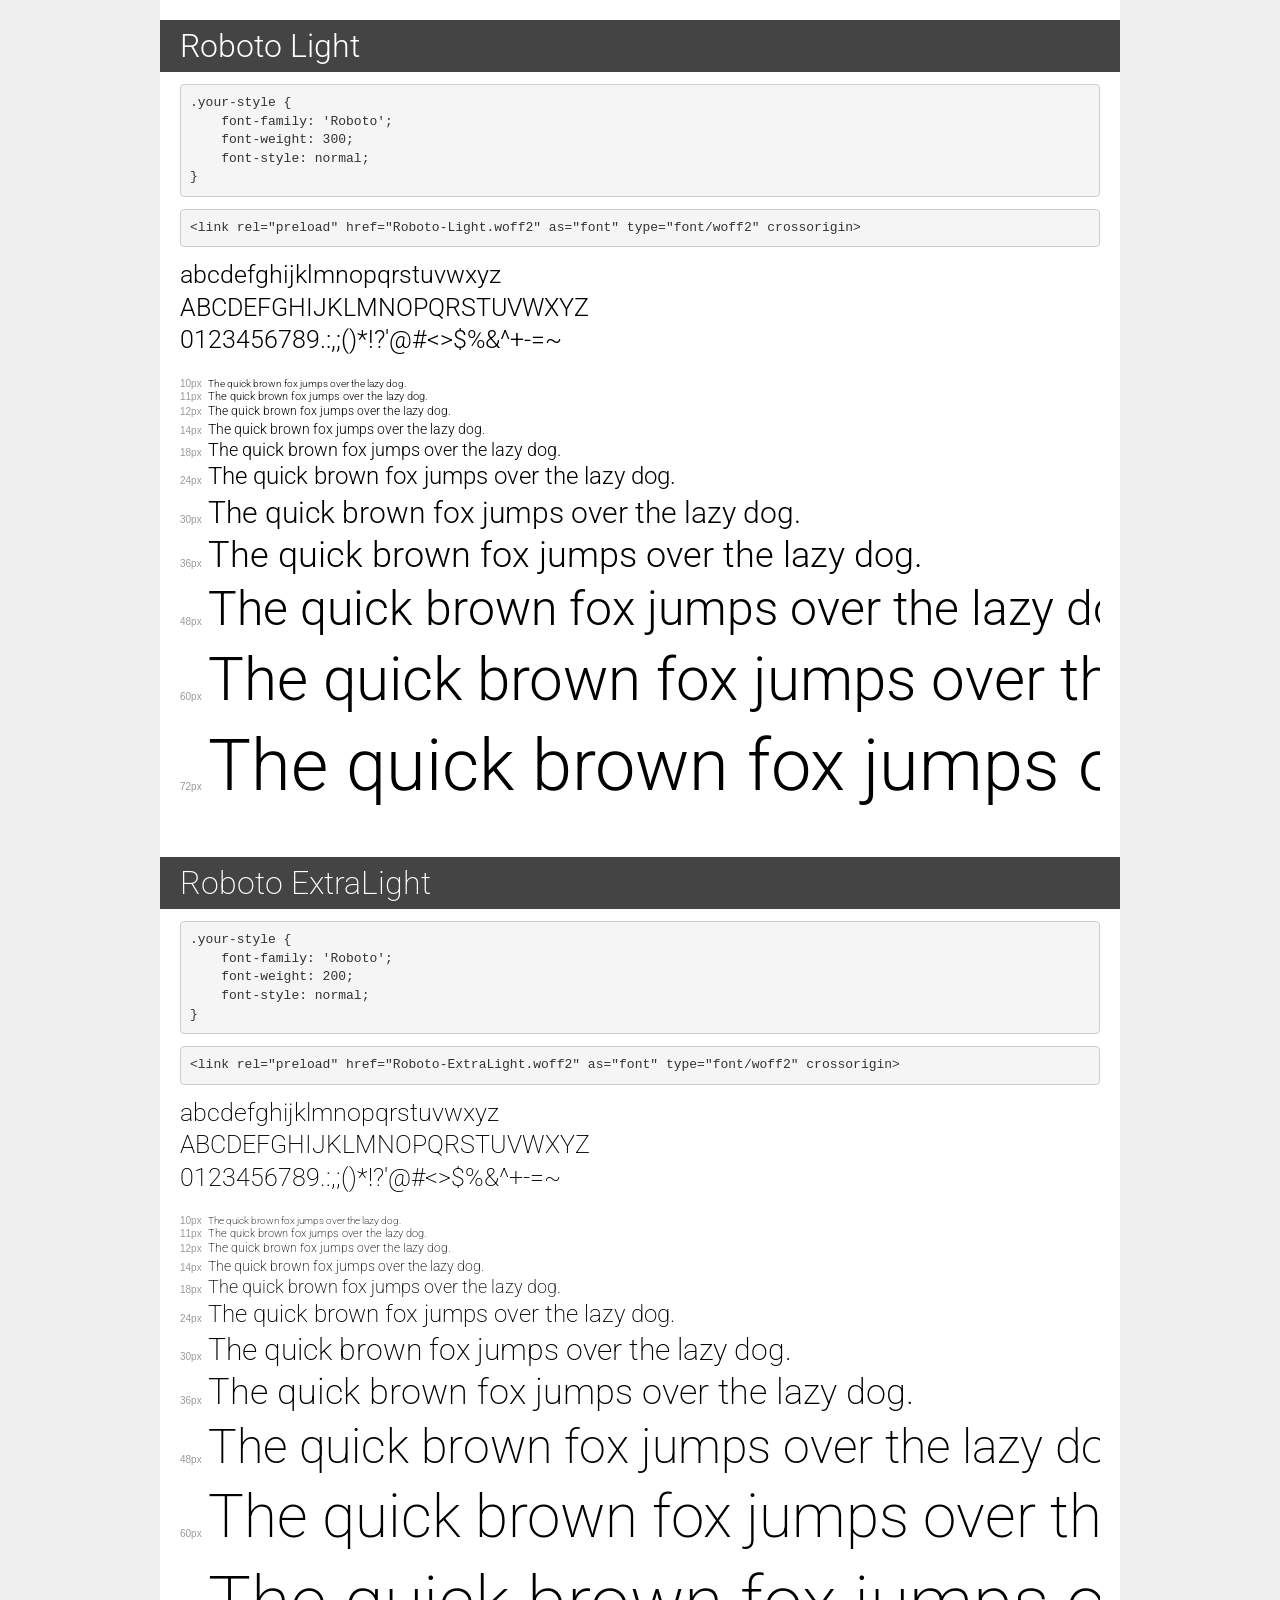
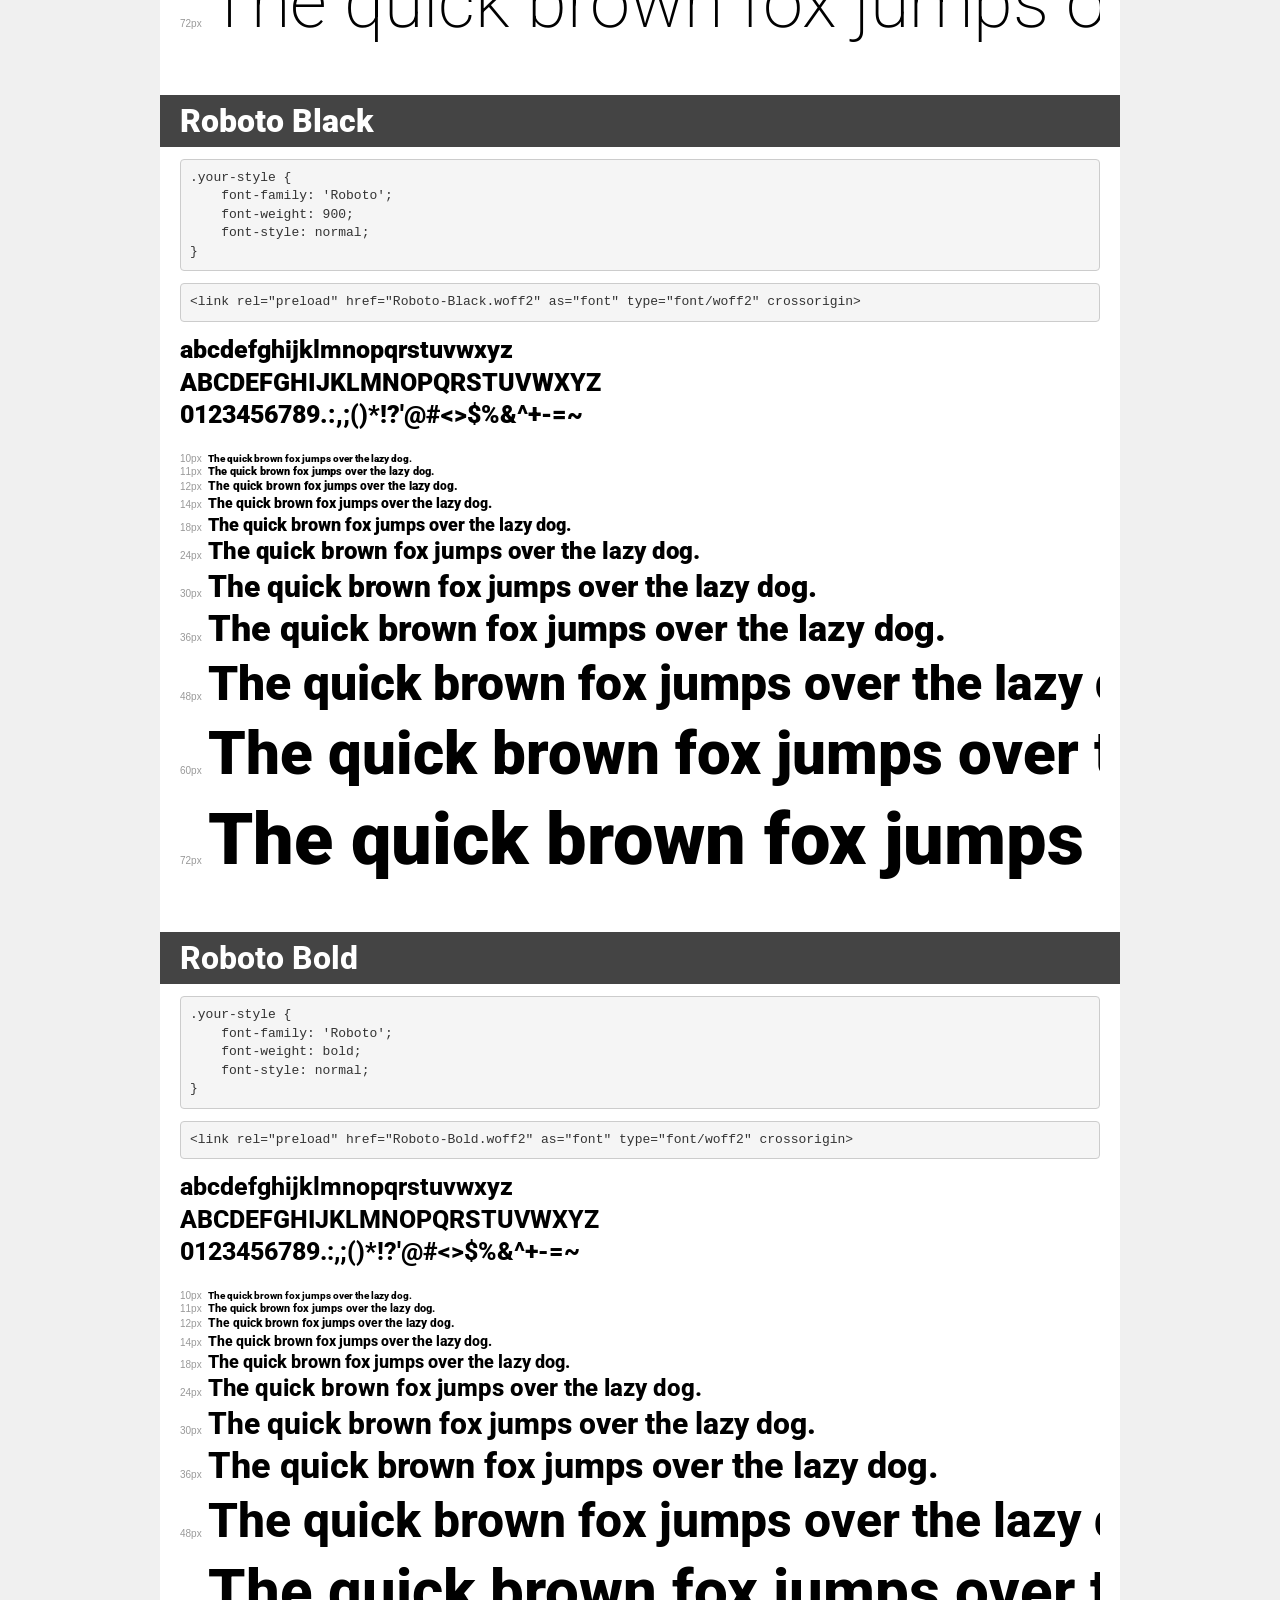
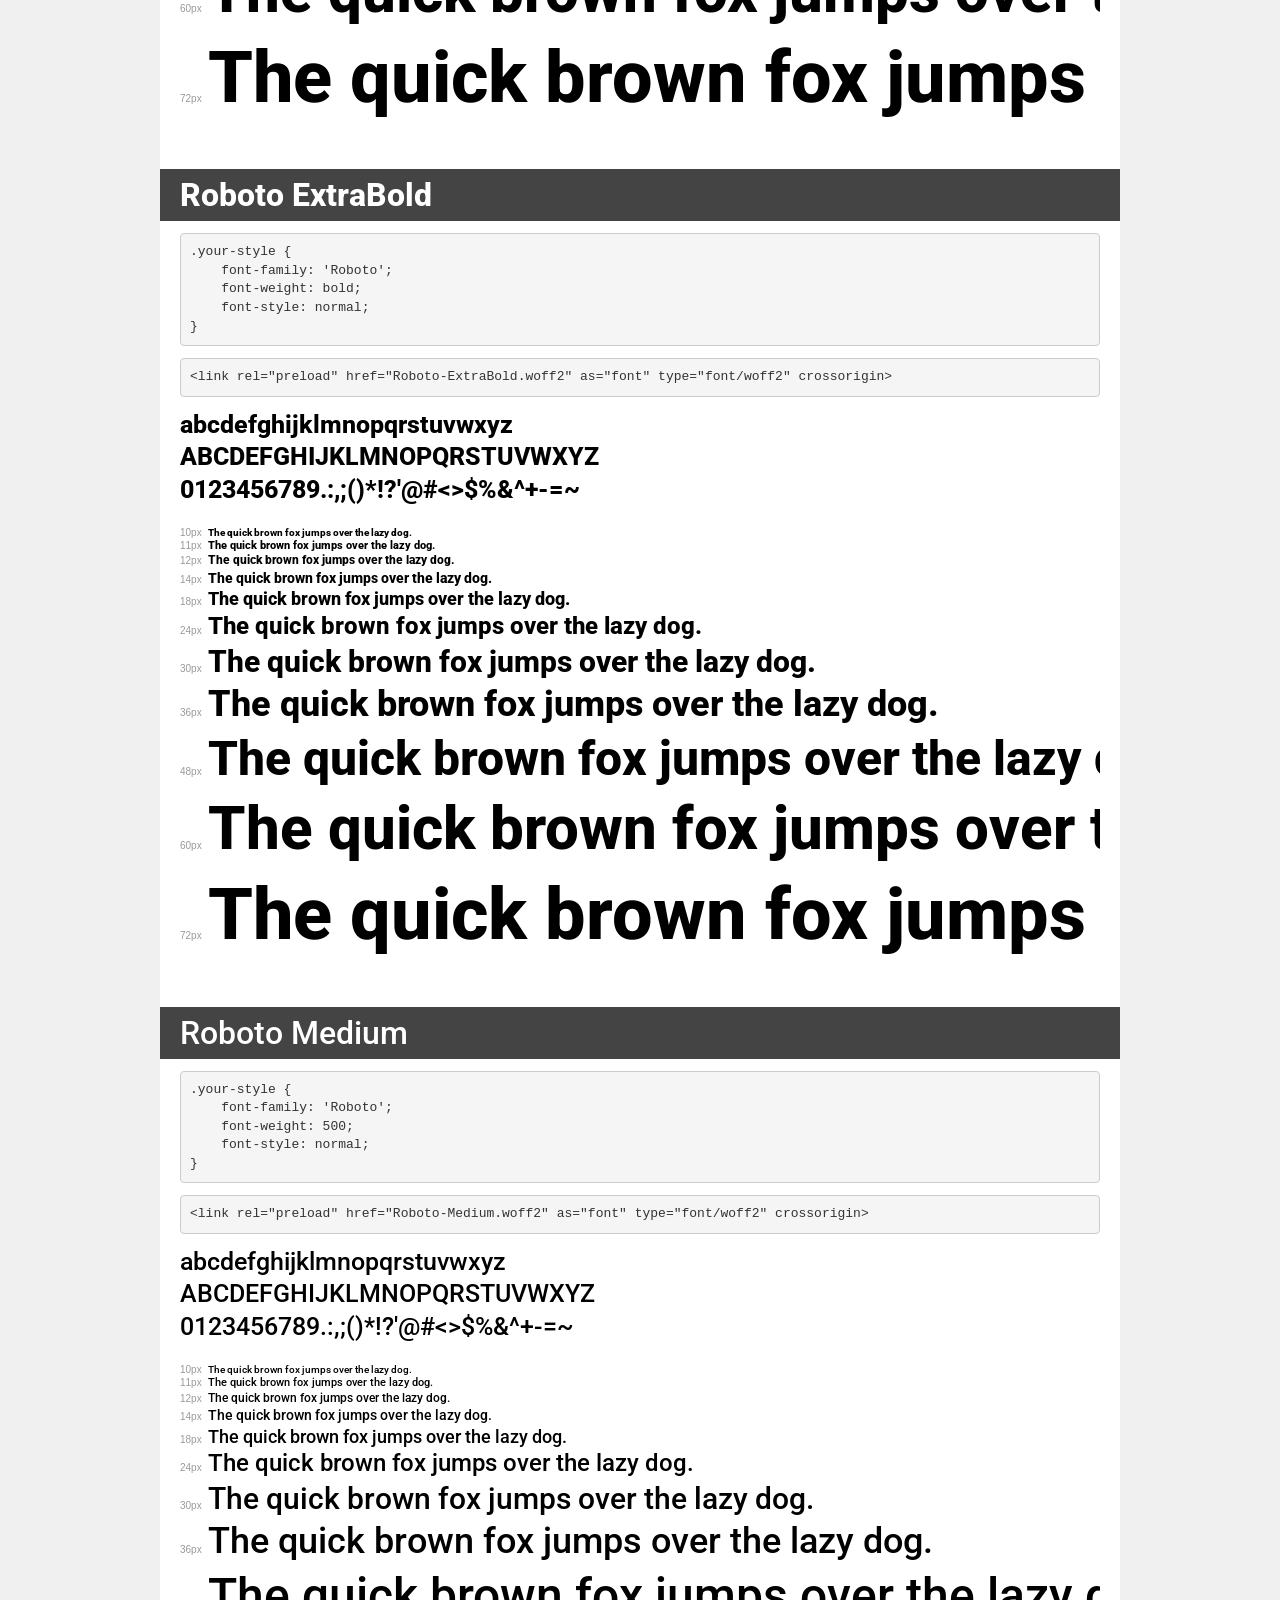
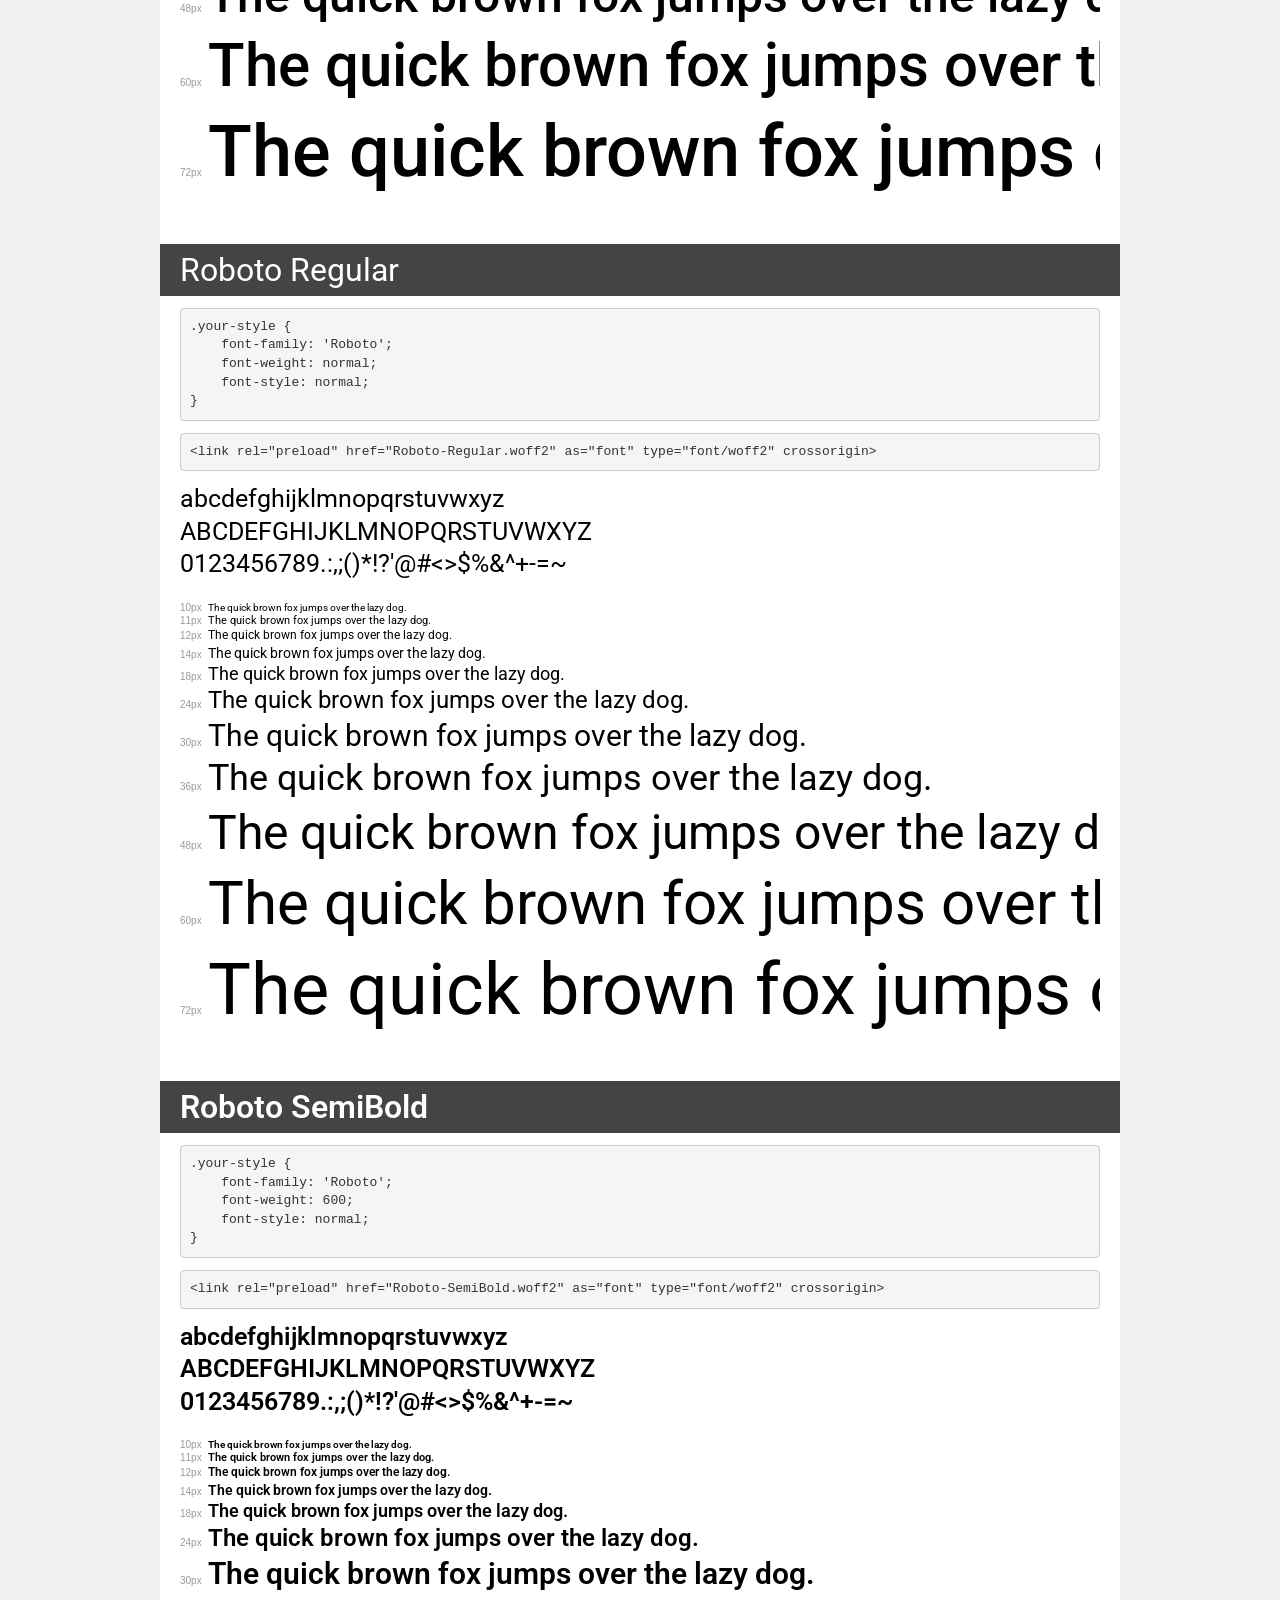
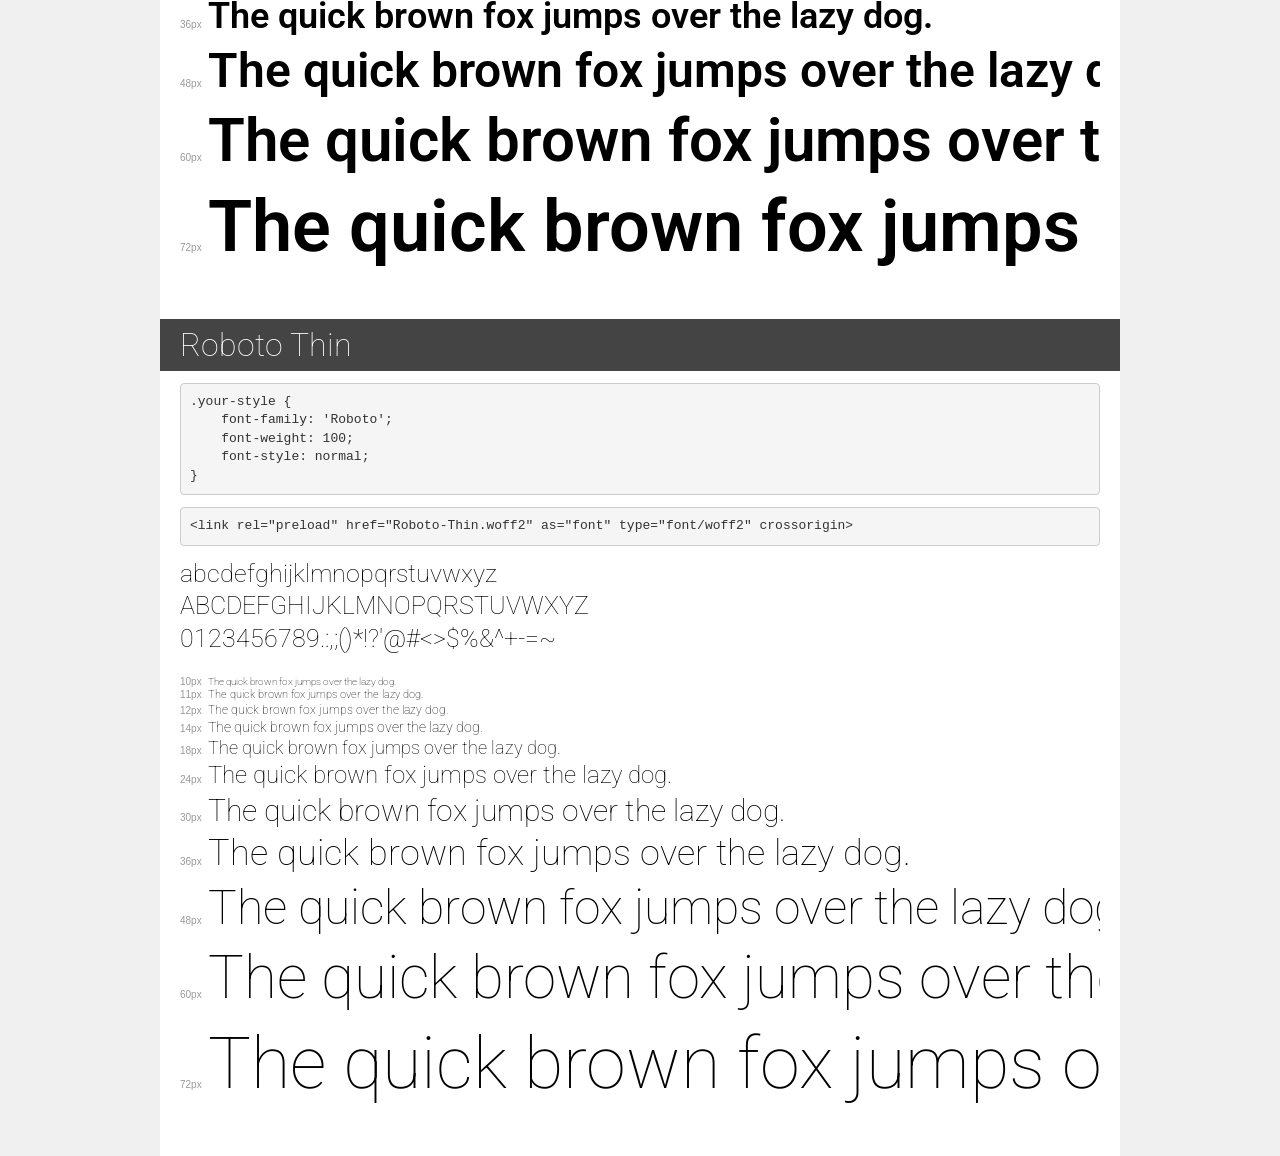
<file: assets/fonts/demo.html>
<!DOCTYPE html>
<html lang="en">
<head>
    <meta charset="utf-8">
    <meta http-equiv="X-UA-Compatible" content="IE=edge">
    <meta name="viewport" content="width=device-width, initial-scale=1">
    <meta name="robots" content="noindex, noarchive">
    <meta name="format-detection" content="telephone=no">
    <title>Transfonter demo</title>
    <link href="stylesheet.css" rel="stylesheet">
    <style>
        /*
        http://meyerweb.com/eric/tools/css/reset/
        v2.0 | 20110126
        License: none (public domain)
        */
        html, body, div, span, applet, object, iframe,
        h1, h2, h3, h4, h5, h6, p, blockquote, pre,
        a, abbr, acronym, address, big, cite, code,
        del, dfn, em, img, ins, kbd, q, s, samp,
        small, strike, strong, sub, sup, tt, var,
        b, u, i, center,
        dl, dt, dd, ol, ul, li,
        fieldset, form, label, legend,
        table, caption, tbody, tfoot, thead, tr, th, td,
        article, aside, canvas, details, embed,
        figure, figcaption, footer, header, hgroup,
        menu, nav, output, ruby, section, summary,
        time, mark, audio, video {
            margin: 0;
            padding: 0;
            border: 0;
            font-size: 100%;
            font: inherit;
            vertical-align: baseline;
        }
        /* HTML5 display-role reset for older browsers */
        article, aside, details, figcaption, figure,
        footer, header, hgroup, menu, nav, section {
            display: block;
        }
        body {
            line-height: 1;
        }
        ol, ul {
            list-style: none;
        }
        blockquote, q {
            quotes: none;
        }
        blockquote:before, blockquote:after,
        q:before, q:after {
            content: '';
            content: none;
        }
        table {
            border-collapse: collapse;
            border-spacing: 0;
        }
        /* demo styles */
        body {
            background: #f0f0f0;
            color: #000;
        }
        .page {
            background: #fff;
            width: 920px;
            margin: 0 auto;
            padding: 20px 20px 0 20px;
            overflow: hidden;
        }
        .font-container {
            overflow-x: auto;
            overflow-y: hidden;
            margin-bottom: 40px;
            line-height: 1.3;
            white-space: nowrap;
            padding-bottom: 5px;
        }
        h1 {
            position: relative;
            background: #444;
            font-size: 32px;
            color: #fff;
            padding: 10px 20px;
            margin: 0 -20px 12px -20px;
        }
        .letters {
            font-size: 25px;
            margin-bottom: 20px;
        }
        .s10:before {
            content: '10px';
        }
        .s11:before {
            content: '11px';
        }
        .s12:before {
            content: '12px';
        }
        .s14:before {
            content: '14px';
        }
        .s18:before {
            content: '18px';
        }
        .s24:before {
            content: '24px';
        }
        .s30:before {
            content: '30px';
        }
        .s36:before {
            content: '36px';
        }
        .s48:before {
            content: '48px';
        }
        .s60:before {
            content: '60px';
        }
        .s72:before {
            content: '72px';
        }
        .s10:before, .s11:before, .s12:before, .s14:before,
        .s18:before, .s24:before, .s30:before, .s36:before,
        .s48:before, .s60:before, .s72:before {
            font-family: Arial, sans-serif;
            font-size: 10px;
            font-weight: normal;
            font-style: normal;
            color: #999;
            padding-right: 6px;
        }
        pre {
            display: block;
            padding: 9px;
            margin: 0 0 12px;
            font-family: Monaco, Menlo, Consolas, "Courier New", monospace;
            font-size: 13px;
            line-height: 1.428571429;
            color: #333;
            font-weight: normal;
            font-style: normal;
            background-color: #f5f5f5;
            border: 1px solid #ccc;
            overflow-x: auto;
            border-radius: 4px;
        }
        /* responsive */
        @media (max-width: 959px) {
            .page {
                width: auto;
                margin: 0;
            }
        }
    </style>
</head>
<body>
<div class="page">
    <div class="demo">
        <h1 style="font-family: 'Roboto'; font-weight: 300; font-style: normal;">Roboto Light</h1>
        <pre title="Usage">.your-style {
    font-family: 'Roboto';
    font-weight: 300;
    font-style: normal;
}</pre>
        <pre title="Preload (optional)">
&lt;link rel=&quot;preload&quot; href=&quot;Roboto-Light.woff2&quot; as=&quot;font&quot; type=&quot;font/woff2&quot; crossorigin&gt;</pre>
        <div class="font-container" style="font-family: 'Roboto'; font-weight: 300; font-style: normal;">
            <p class="letters">
                abcdefghijklmnopqrstuvwxyz<br>
ABCDEFGHIJKLMNOPQRSTUVWXYZ<br>
                0123456789.:,;()*!?'@#&lt;&gt;$%&^+-=~
            </p>
            <p class="s10" style="font-size: 10px;">The quick brown fox jumps over the lazy dog.</p>
            <p class="s11" style="font-size: 11px;">The quick brown fox jumps over the lazy dog.</p>
            <p class="s12" style="font-size: 12px;">The quick brown fox jumps over the lazy dog.</p>
            <p class="s14" style="font-size: 14px;">The quick brown fox jumps over the lazy dog.</p>
            <p class="s18" style="font-size: 18px;">The quick brown fox jumps over the lazy dog.</p>
            <p class="s24" style="font-size: 24px;">The quick brown fox jumps over the lazy dog.</p>
            <p class="s30" style="font-size: 30px;">The quick brown fox jumps over the lazy dog.</p>
            <p class="s36" style="font-size: 36px;">The quick brown fox jumps over the lazy dog.</p>
            <p class="s48" style="font-size: 48px;">The quick brown fox jumps over the lazy dog.</p>
            <p class="s60" style="font-size: 60px;">The quick brown fox jumps over the lazy dog.</p>
            <p class="s72" style="font-size: 72px;">The quick brown fox jumps over the lazy dog.</p>
        </div>
    </div>

    <div class="demo">
        <h1 style="font-family: 'Roboto'; font-weight: 200; font-style: normal;">Roboto ExtraLight</h1>
        <pre title="Usage">.your-style {
    font-family: 'Roboto';
    font-weight: 200;
    font-style: normal;
}</pre>
        <pre title="Preload (optional)">
&lt;link rel=&quot;preload&quot; href=&quot;Roboto-ExtraLight.woff2&quot; as=&quot;font&quot; type=&quot;font/woff2&quot; crossorigin&gt;</pre>
        <div class="font-container" style="font-family: 'Roboto'; font-weight: 200; font-style: normal;">
            <p class="letters">
                abcdefghijklmnopqrstuvwxyz<br>
ABCDEFGHIJKLMNOPQRSTUVWXYZ<br>
                0123456789.:,;()*!?'@#&lt;&gt;$%&^+-=~
            </p>
            <p class="s10" style="font-size: 10px;">The quick brown fox jumps over the lazy dog.</p>
            <p class="s11" style="font-size: 11px;">The quick brown fox jumps over the lazy dog.</p>
            <p class="s12" style="font-size: 12px;">The quick brown fox jumps over the lazy dog.</p>
            <p class="s14" style="font-size: 14px;">The quick brown fox jumps over the lazy dog.</p>
            <p class="s18" style="font-size: 18px;">The quick brown fox jumps over the lazy dog.</p>
            <p class="s24" style="font-size: 24px;">The quick brown fox jumps over the lazy dog.</p>
            <p class="s30" style="font-size: 30px;">The quick brown fox jumps over the lazy dog.</p>
            <p class="s36" style="font-size: 36px;">The quick brown fox jumps over the lazy dog.</p>
            <p class="s48" style="font-size: 48px;">The quick brown fox jumps over the lazy dog.</p>
            <p class="s60" style="font-size: 60px;">The quick brown fox jumps over the lazy dog.</p>
            <p class="s72" style="font-size: 72px;">The quick brown fox jumps over the lazy dog.</p>
        </div>
    </div>

    <div class="demo">
        <h1 style="font-family: 'Roboto'; font-weight: 900; font-style: normal;">Roboto Black</h1>
        <pre title="Usage">.your-style {
    font-family: 'Roboto';
    font-weight: 900;
    font-style: normal;
}</pre>
        <pre title="Preload (optional)">
&lt;link rel=&quot;preload&quot; href=&quot;Roboto-Black.woff2&quot; as=&quot;font&quot; type=&quot;font/woff2&quot; crossorigin&gt;</pre>
        <div class="font-container" style="font-family: 'Roboto'; font-weight: 900; font-style: normal;">
            <p class="letters">
                abcdefghijklmnopqrstuvwxyz<br>
ABCDEFGHIJKLMNOPQRSTUVWXYZ<br>
                0123456789.:,;()*!?'@#&lt;&gt;$%&^+-=~
            </p>
            <p class="s10" style="font-size: 10px;">The quick brown fox jumps over the lazy dog.</p>
            <p class="s11" style="font-size: 11px;">The quick brown fox jumps over the lazy dog.</p>
            <p class="s12" style="font-size: 12px;">The quick brown fox jumps over the lazy dog.</p>
            <p class="s14" style="font-size: 14px;">The quick brown fox jumps over the lazy dog.</p>
            <p class="s18" style="font-size: 18px;">The quick brown fox jumps over the lazy dog.</p>
            <p class="s24" style="font-size: 24px;">The quick brown fox jumps over the lazy dog.</p>
            <p class="s30" style="font-size: 30px;">The quick brown fox jumps over the lazy dog.</p>
            <p class="s36" style="font-size: 36px;">The quick brown fox jumps over the lazy dog.</p>
            <p class="s48" style="font-size: 48px;">The quick brown fox jumps over the lazy dog.</p>
            <p class="s60" style="font-size: 60px;">The quick brown fox jumps over the lazy dog.</p>
            <p class="s72" style="font-size: 72px;">The quick brown fox jumps over the lazy dog.</p>
        </div>
    </div>

    <div class="demo">
        <h1 style="font-family: 'Roboto'; font-weight: bold; font-style: normal;">Roboto Bold</h1>
        <pre title="Usage">.your-style {
    font-family: 'Roboto';
    font-weight: bold;
    font-style: normal;
}</pre>
        <pre title="Preload (optional)">
&lt;link rel=&quot;preload&quot; href=&quot;Roboto-Bold.woff2&quot; as=&quot;font&quot; type=&quot;font/woff2&quot; crossorigin&gt;</pre>
        <div class="font-container" style="font-family: 'Roboto'; font-weight: bold; font-style: normal;">
            <p class="letters">
                abcdefghijklmnopqrstuvwxyz<br>
ABCDEFGHIJKLMNOPQRSTUVWXYZ<br>
                0123456789.:,;()*!?'@#&lt;&gt;$%&^+-=~
            </p>
            <p class="s10" style="font-size: 10px;">The quick brown fox jumps over the lazy dog.</p>
            <p class="s11" style="font-size: 11px;">The quick brown fox jumps over the lazy dog.</p>
            <p class="s12" style="font-size: 12px;">The quick brown fox jumps over the lazy dog.</p>
            <p class="s14" style="font-size: 14px;">The quick brown fox jumps over the lazy dog.</p>
            <p class="s18" style="font-size: 18px;">The quick brown fox jumps over the lazy dog.</p>
            <p class="s24" style="font-size: 24px;">The quick brown fox jumps over the lazy dog.</p>
            <p class="s30" style="font-size: 30px;">The quick brown fox jumps over the lazy dog.</p>
            <p class="s36" style="font-size: 36px;">The quick brown fox jumps over the lazy dog.</p>
            <p class="s48" style="font-size: 48px;">The quick brown fox jumps over the lazy dog.</p>
            <p class="s60" style="font-size: 60px;">The quick brown fox jumps over the lazy dog.</p>
            <p class="s72" style="font-size: 72px;">The quick brown fox jumps over the lazy dog.</p>
        </div>
    </div>

    <div class="demo">
        <h1 style="font-family: 'Roboto'; font-weight: bold; font-style: normal;">Roboto ExtraBold</h1>
        <pre title="Usage">.your-style {
    font-family: 'Roboto';
    font-weight: bold;
    font-style: normal;
}</pre>
        <pre title="Preload (optional)">
&lt;link rel=&quot;preload&quot; href=&quot;Roboto-ExtraBold.woff2&quot; as=&quot;font&quot; type=&quot;font/woff2&quot; crossorigin&gt;</pre>
        <div class="font-container" style="font-family: 'Roboto'; font-weight: bold; font-style: normal;">
            <p class="letters">
                abcdefghijklmnopqrstuvwxyz<br>
ABCDEFGHIJKLMNOPQRSTUVWXYZ<br>
                0123456789.:,;()*!?'@#&lt;&gt;$%&^+-=~
            </p>
            <p class="s10" style="font-size: 10px;">The quick brown fox jumps over the lazy dog.</p>
            <p class="s11" style="font-size: 11px;">The quick brown fox jumps over the lazy dog.</p>
            <p class="s12" style="font-size: 12px;">The quick brown fox jumps over the lazy dog.</p>
            <p class="s14" style="font-size: 14px;">The quick brown fox jumps over the lazy dog.</p>
            <p class="s18" style="font-size: 18px;">The quick brown fox jumps over the lazy dog.</p>
            <p class="s24" style="font-size: 24px;">The quick brown fox jumps over the lazy dog.</p>
            <p class="s30" style="font-size: 30px;">The quick brown fox jumps over the lazy dog.</p>
            <p class="s36" style="font-size: 36px;">The quick brown fox jumps over the lazy dog.</p>
            <p class="s48" style="font-size: 48px;">The quick brown fox jumps over the lazy dog.</p>
            <p class="s60" style="font-size: 60px;">The quick brown fox jumps over the lazy dog.</p>
            <p class="s72" style="font-size: 72px;">The quick brown fox jumps over the lazy dog.</p>
        </div>
    </div>

    <div class="demo">
        <h1 style="font-family: 'Roboto'; font-weight: 500; font-style: normal;">Roboto Medium</h1>
        <pre title="Usage">.your-style {
    font-family: 'Roboto';
    font-weight: 500;
    font-style: normal;
}</pre>
        <pre title="Preload (optional)">
&lt;link rel=&quot;preload&quot; href=&quot;Roboto-Medium.woff2&quot; as=&quot;font&quot; type=&quot;font/woff2&quot; crossorigin&gt;</pre>
        <div class="font-container" style="font-family: 'Roboto'; font-weight: 500; font-style: normal;">
            <p class="letters">
                abcdefghijklmnopqrstuvwxyz<br>
ABCDEFGHIJKLMNOPQRSTUVWXYZ<br>
                0123456789.:,;()*!?'@#&lt;&gt;$%&^+-=~
            </p>
            <p class="s10" style="font-size: 10px;">The quick brown fox jumps over the lazy dog.</p>
            <p class="s11" style="font-size: 11px;">The quick brown fox jumps over the lazy dog.</p>
            <p class="s12" style="font-size: 12px;">The quick brown fox jumps over the lazy dog.</p>
            <p class="s14" style="font-size: 14px;">The quick brown fox jumps over the lazy dog.</p>
            <p class="s18" style="font-size: 18px;">The quick brown fox jumps over the lazy dog.</p>
            <p class="s24" style="font-size: 24px;">The quick brown fox jumps over the lazy dog.</p>
            <p class="s30" style="font-size: 30px;">The quick brown fox jumps over the lazy dog.</p>
            <p class="s36" style="font-size: 36px;">The quick brown fox jumps over the lazy dog.</p>
            <p class="s48" style="font-size: 48px;">The quick brown fox jumps over the lazy dog.</p>
            <p class="s60" style="font-size: 60px;">The quick brown fox jumps over the lazy dog.</p>
            <p class="s72" style="font-size: 72px;">The quick brown fox jumps over the lazy dog.</p>
        </div>
    </div>

    <div class="demo">
        <h1 style="font-family: 'Roboto'; font-weight: normal; font-style: normal;">Roboto Regular</h1>
        <pre title="Usage">.your-style {
    font-family: 'Roboto';
    font-weight: normal;
    font-style: normal;
}</pre>
        <pre title="Preload (optional)">
&lt;link rel=&quot;preload&quot; href=&quot;Roboto-Regular.woff2&quot; as=&quot;font&quot; type=&quot;font/woff2&quot; crossorigin&gt;</pre>
        <div class="font-container" style="font-family: 'Roboto'; font-weight: normal; font-style: normal;">
            <p class="letters">
                abcdefghijklmnopqrstuvwxyz<br>
ABCDEFGHIJKLMNOPQRSTUVWXYZ<br>
                0123456789.:,;()*!?'@#&lt;&gt;$%&^+-=~
            </p>
            <p class="s10" style="font-size: 10px;">The quick brown fox jumps over the lazy dog.</p>
            <p class="s11" style="font-size: 11px;">The quick brown fox jumps over the lazy dog.</p>
            <p class="s12" style="font-size: 12px;">The quick brown fox jumps over the lazy dog.</p>
            <p class="s14" style="font-size: 14px;">The quick brown fox jumps over the lazy dog.</p>
            <p class="s18" style="font-size: 18px;">The quick brown fox jumps over the lazy dog.</p>
            <p class="s24" style="font-size: 24px;">The quick brown fox jumps over the lazy dog.</p>
            <p class="s30" style="font-size: 30px;">The quick brown fox jumps over the lazy dog.</p>
            <p class="s36" style="font-size: 36px;">The quick brown fox jumps over the lazy dog.</p>
            <p class="s48" style="font-size: 48px;">The quick brown fox jumps over the lazy dog.</p>
            <p class="s60" style="font-size: 60px;">The quick brown fox jumps over the lazy dog.</p>
            <p class="s72" style="font-size: 72px;">The quick brown fox jumps over the lazy dog.</p>
        </div>
    </div>

    <div class="demo">
        <h1 style="font-family: 'Roboto'; font-weight: 600; font-style: normal;">Roboto SemiBold</h1>
        <pre title="Usage">.your-style {
    font-family: 'Roboto';
    font-weight: 600;
    font-style: normal;
}</pre>
        <pre title="Preload (optional)">
&lt;link rel=&quot;preload&quot; href=&quot;Roboto-SemiBold.woff2&quot; as=&quot;font&quot; type=&quot;font/woff2&quot; crossorigin&gt;</pre>
        <div class="font-container" style="font-family: 'Roboto'; font-weight: 600; font-style: normal;">
            <p class="letters">
                abcdefghijklmnopqrstuvwxyz<br>
ABCDEFGHIJKLMNOPQRSTUVWXYZ<br>
                0123456789.:,;()*!?'@#&lt;&gt;$%&^+-=~
            </p>
            <p class="s10" style="font-size: 10px;">The quick brown fox jumps over the lazy dog.</p>
            <p class="s11" style="font-size: 11px;">The quick brown fox jumps over the lazy dog.</p>
            <p class="s12" style="font-size: 12px;">The quick brown fox jumps over the lazy dog.</p>
            <p class="s14" style="font-size: 14px;">The quick brown fox jumps over the lazy dog.</p>
            <p class="s18" style="font-size: 18px;">The quick brown fox jumps over the lazy dog.</p>
            <p class="s24" style="font-size: 24px;">The quick brown fox jumps over the lazy dog.</p>
            <p class="s30" style="font-size: 30px;">The quick brown fox jumps over the lazy dog.</p>
            <p class="s36" style="font-size: 36px;">The quick brown fox jumps over the lazy dog.</p>
            <p class="s48" style="font-size: 48px;">The quick brown fox jumps over the lazy dog.</p>
            <p class="s60" style="font-size: 60px;">The quick brown fox jumps over the lazy dog.</p>
            <p class="s72" style="font-size: 72px;">The quick brown fox jumps over the lazy dog.</p>
        </div>
    </div>

    <div class="demo">
        <h1 style="font-family: 'Roboto'; font-weight: 100; font-style: normal;">Roboto Thin</h1>
        <pre title="Usage">.your-style {
    font-family: 'Roboto';
    font-weight: 100;
    font-style: normal;
}</pre>
        <pre title="Preload (optional)">
&lt;link rel=&quot;preload&quot; href=&quot;Roboto-Thin.woff2&quot; as=&quot;font&quot; type=&quot;font/woff2&quot; crossorigin&gt;</pre>
        <div class="font-container" style="font-family: 'Roboto'; font-weight: 100; font-style: normal;">
            <p class="letters">
                abcdefghijklmnopqrstuvwxyz<br>
ABCDEFGHIJKLMNOPQRSTUVWXYZ<br>
                0123456789.:,;()*!?'@#&lt;&gt;$%&^+-=~
            </p>
            <p class="s10" style="font-size: 10px;">The quick brown fox jumps over the lazy dog.</p>
            <p class="s11" style="font-size: 11px;">The quick brown fox jumps over the lazy dog.</p>
            <p class="s12" style="font-size: 12px;">The quick brown fox jumps over the lazy dog.</p>
            <p class="s14" style="font-size: 14px;">The quick brown fox jumps over the lazy dog.</p>
            <p class="s18" style="font-size: 18px;">The quick brown fox jumps over the lazy dog.</p>
            <p class="s24" style="font-size: 24px;">The quick brown fox jumps over the lazy dog.</p>
            <p class="s30" style="font-size: 30px;">The quick brown fox jumps over the lazy dog.</p>
            <p class="s36" style="font-size: 36px;">The quick brown fox jumps over the lazy dog.</p>
            <p class="s48" style="font-size: 48px;">The quick brown fox jumps over the lazy dog.</p>
            <p class="s60" style="font-size: 60px;">The quick brown fox jumps over the lazy dog.</p>
            <p class="s72" style="font-size: 72px;">The quick brown fox jumps over the lazy dog.</p>
        </div>
    </div>

</div>
</body>
</html>
</file>
<file: assets/fonts/stylesheet.css>
@font-face {
    font-family: 'Roboto';
    src: url('Roboto-Light.woff2') format('woff2'),
        url('Roboto-Light.woff') format('woff');
    font-weight: 300;
    font-style: normal;
    font-display: swap;
}

@font-face {
    font-family: 'Roboto';
    src: url('Roboto-ExtraLight.woff2') format('woff2'),
        url('Roboto-ExtraLight.woff') format('woff');
    font-weight: 200;
    font-style: normal;
    font-display: swap;
}

@font-face {
    font-family: 'Roboto';
    src: url('Roboto-Black.woff2') format('woff2'),
        url('Roboto-Black.woff') format('woff');
    font-weight: 900;
    font-style: normal;
    font-display: swap;
}

@font-face {
    font-family: 'Roboto';
    src: url('Roboto-Bold.woff2') format('woff2'),
        url('Roboto-Bold.woff') format('woff');
    font-weight: bold;
    font-style: normal;
    font-display: swap;
}

@font-face {
    font-family: 'Roboto';
    src: url('Roboto-ExtraBold.woff2') format('woff2'),
        url('Roboto-ExtraBold.woff') format('woff');
    font-weight: bold;
    font-style: normal;
    font-display: swap;
}

@font-face {
    font-family: 'Roboto';
    src: url('Roboto-Medium.woff2') format('woff2'),
        url('Roboto-Medium.woff') format('woff');
    font-weight: 500;
    font-style: normal;
    font-display: swap;
}

@font-face {
    font-family: 'Roboto';
    src: url('Roboto-Regular.woff2') format('woff2'),
        url('Roboto-Regular.woff') format('woff');
    font-weight: normal;
    font-style: normal;
    font-display: swap;
}

@font-face {
    font-family: 'Roboto';
    src: url('Roboto-SemiBold.woff2') format('woff2'),
        url('Roboto-SemiBold.woff') format('woff');
    font-weight: 600;
    font-style: normal;
    font-display: swap;
}

@font-face {
    font-family: 'Roboto';
    src: url('Roboto-Thin.woff2') format('woff2'),
        url('Roboto-Thin.woff') format('woff');
    font-weight: 100;
    font-style: normal;
    font-display: swap;
}
</file>
